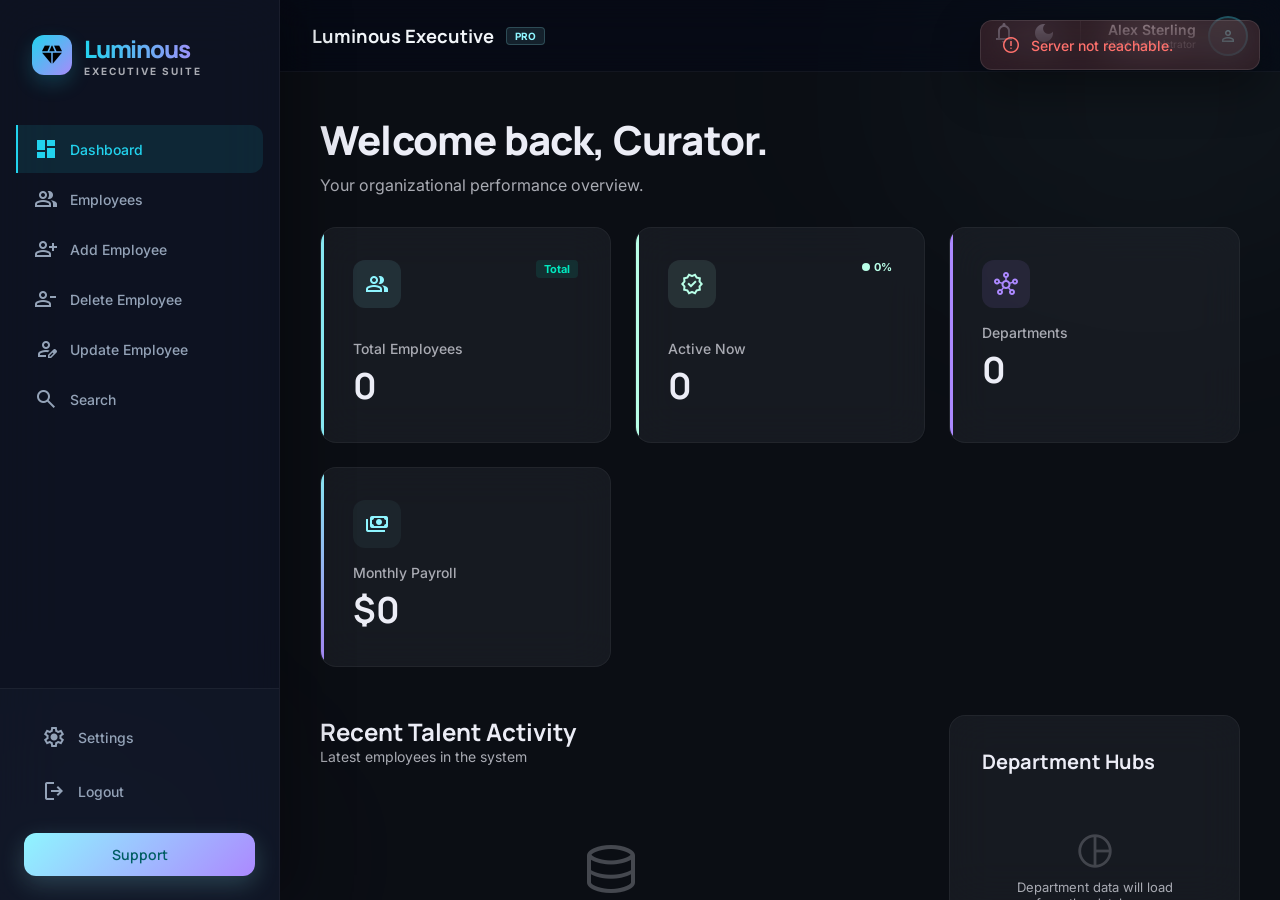
<file: src/main/webapp/index.html>
<!DOCTYPE html>
<html class="dark" lang="en">
<head>
  <meta charset="utf-8"/>
  <meta name="viewport" content="width=device-width, initial-scale=1.0"/>
  <title>Luminous Executive | Smart Employee Management</title>
  <meta name="description" content="Premium employee management dashboard with real-time CRUD operations"/>
  <link rel="stylesheet" href="styles.css"/>
</head>
<body>
  <!-- Toast Container -->
  <div id="toast-container" class="toast-container"></div>

  <!-- Sidebar -->
  <aside class="sidebar">
    <div class="sidebar-brand">
      <div class="brand-icon"><span class="material-symbols-outlined" style="font-variation-settings:'FILL' 1">diamond</span></div>
      <div class="brand-text"><h1>Luminous</h1><p>Executive Suite</p></div>
    </div>
    <nav>
      <a class="nav-item active" data-route="dashboard" href="#/dashboard">
        <span class="material-symbols-outlined">dashboard</span> Dashboard</a>
      <a class="nav-item" data-route="employees" href="#/employees">
        <span class="material-symbols-outlined">group</span> Employees</a>
      <a class="nav-item" data-route="add-employee" href="#/add-employee">
        <span class="material-symbols-outlined">person_add</span> Add Employee</a>
      <a class="nav-item" data-route="delete-employee" href="#/delete-employee">
        <span class="material-symbols-outlined">person_remove</span> Delete Employee</a>
      <a class="nav-item" data-route="update-employee" href="#/update-employee">
        <span class="material-symbols-outlined">person_edit</span> Update Employee</a>
      <a class="nav-item" data-route="search" href="#/search">
        <span class="material-symbols-outlined">search</span> Search</a>
    </nav>
    <div class="sidebar-footer">
      <div style="display:flex;flex-direction:column;gap:4px;margin-bottom:1rem">
        <a class="nav-item" data-route="settings" href="#/settings">
          <span class="material-symbols-outlined">settings</span> Settings</a>
        <a class="nav-item" data-route="logout" href="#/logout">
          <span class="material-symbols-outlined">logout</span> Logout</a>
      </div>
      <button class="btn btn-primary" style="width:100%;justify-content:center" onclick="toast('Support chat coming soon!','info')">Support</button>
    </div>
  </aside>

  <!-- Main Content -->
  <div class="main-content">
    <!-- Top Bar -->
    <header class="topbar">
      <div class="topbar-left">
        <span class="title">Luminous Executive</span>
        <span class="badge-pro">PRO</span>
      </div>
      <div class="topbar-right">
        <div style="display:flex;align-items:center;gap:16px;border-right:1px solid rgba(255,255,255,0.1);padding-right:24px">
          <button class="topbar-btn" title="Notifications" onclick="toast('No new notifications','info')">
            <span class="material-symbols-outlined">notifications</span></button>
          <button class="topbar-btn" title="Theme">
            <span class="material-symbols-outlined" style="font-variation-settings:'FILL' 1">dark_mode</span></button>
        </div>
        <div class="user-info" onclick="navigate('settings')">
          <div class="details">
            <p>Alex Sterling</p>
            <p>Chief Administrator</p>
          </div>
          <div class="user-avatar"><span class="material-symbols-outlined">person</span></div>
        </div>
      </div>
    </header>

    <!-- Page Views -->
    <div class="page-container">
      <div id="view-dashboard" class="view active"></div>
      <div id="view-employees" class="view"></div>
      <div id="view-add-employee" class="view"></div>
      <div id="view-delete-employee" class="view"></div>
      <div id="view-update-employee" class="view"></div>
      <div id="view-search" class="view"></div>
      <div id="view-settings" class="view"></div>
      <div id="view-logout" class="view"></div>
    </div>
  </div>

  <!-- Background Decorations -->
  <div style="position:fixed;top:-10%;right:-10%;width:40%;height:40%;background:rgba(143,245,255,0.04);filter:blur(120px);border-radius:50%;z-index:-1"></div>
  <div style="position:fixed;bottom:-10%;left:-10%;width:30%;height:30%;background:rgba(172,137,255,0.04);filter:blur(100px);border-radius:50%;z-index:-1"></div>

  <script src="app.js"></script>
</body>
</html>
</file>
<file: src/main/webapp/styles.css>
/* ===== LUMINOUS EXECUTIVE - SPA STYLES ===== */
@import url('https://fonts.googleapis.com/css2?family=Manrope:wght@200;400;500;600;700;800&family=Inter:wght@300;400;500;600&display=swap');
@import url('https://fonts.googleapis.com/css2?family=Material+Symbols+Outlined:wght,FILL@100..700,0..1&display=swap');

:root {
  --bg: #0b0e14; --surface: #0b0e14; --surface-container: #161a21;
  --surface-container-low: #10131a; --surface-container-high: #1c2028;
  --surface-container-highest: #22262f; --surface-variant: #22262f;
  --on-surface: #ecedf6; --on-surface-variant: #a9abb3;
  --primary: #8ff5ff; --primary-dim: #00deec; --primary-container: #00eefc;
  --secondary: #ac89ff; --secondary-dim: #874cff; --secondary-container: #7000ff;
  --tertiary: #b9ffe8; --tertiary-dim: #00e9bf;
  --error: #ff716c; --error-dim: #d7383b;
  --outline: #73757d; --outline-variant: #45484f;
  --on-primary: #005d63; --on-secondary: #290067;
}
*, *::before, *::after { box-sizing: border-box; margin: 0; padding: 0; }
body { font-family: 'Inter', sans-serif; background: var(--bg); color: var(--on-surface); min-height: 100vh; display: flex; overflow: hidden; }
h1,h2,h3,h4,h5,h6 { font-family: 'Manrope', sans-serif; }
::selection { background: rgba(143,245,255,0.3); }

/* Sidebar */
.sidebar { width: 280px; height: 100vh; position: sticky; top: 0; display: flex; flex-direction: column;
  background: rgba(15,23,42,0.6); backdrop-filter: blur(30px); border-right: 1px solid rgba(255,255,255,0.05);
  box-shadow: 20px 0 50px rgba(0,0,0,0.3); z-index: 50; flex-shrink: 0; }
.sidebar-brand { padding: 2rem; display: flex; align-items: center; gap: 0.75rem; margin-bottom: 1rem; }
.brand-icon { width: 40px; height: 40px; border-radius: 12px; background: linear-gradient(135deg, #22d3ee, #a78bfa);
  display: flex; align-items: center; justify-content: center; box-shadow: 0 8px 20px rgba(34,211,238,0.2); }
.brand-icon span { color: #000; font-weight: bold; }
.brand-text h1 { font-size: 1.5rem; font-weight: 900; letter-spacing: -0.05em;
  background: linear-gradient(90deg, #22d3ee, #a78bfa); -webkit-background-clip: text; -webkit-text-fill-color: transparent; }
.brand-text p { font-size: 10px; text-transform: uppercase; letter-spacing: 0.2em; color: var(--on-surface-variant); font-weight: 700; }

.sidebar nav { padding: 0 1rem; flex: 1; overflow-y: auto; }
.nav-item { display: flex; align-items: center; gap: 12px; padding: 12px 16px; color: #94a3b8; font-size: 14px;
  font-weight: 500; cursor: pointer; transition: all 0.3s; border-left: 2px solid transparent; text-decoration: none; border-radius: 0 12px 12px 0; margin-bottom: 2px; }
.nav-item:hover { color: #e2e8f0; background: rgba(51,65,85,0.3); }
.nav-item.active { color: #22d3ee; border-left-color: #22d3ee; background: rgba(34,211,238,0.1); }
.nav-item.active .material-symbols-outlined { font-variation-settings: 'FILL' 1; }

.sidebar-footer { padding: 1.5rem; border-top: 1px solid rgba(255,255,255,0.05); background: rgba(30,41,59,0.2); }

/* Main Content */
.main-content { flex: 1; display: flex; flex-direction: column; height: 100vh; overflow: hidden; min-width: 0; }
.topbar { display: flex; justify-content: space-between; align-items: center; padding: 0 2rem; height: 72px;
  background: rgba(2,6,23,0.4); backdrop-filter: blur(16px); border-bottom: 1px solid rgba(255,255,255,0.05); z-index: 40; flex-shrink: 0; }
.topbar-left { display: flex; align-items: center; gap: 12px; }
.topbar-left span.title { font-size: 1.15rem; font-weight: 700; color: #f1f5f9; font-family: 'Manrope'; }
.badge-pro { padding: 2px 8px; border-radius: 4px; font-size: 10px; font-weight: 700;
  background: rgba(143,245,255,0.1); color: var(--primary); border: 1px solid rgba(143,245,255,0.2); }
.topbar-right { display: flex; align-items: center; gap: 1.5rem; }
.topbar-btn { background: none; border: none; color: #94a3b8; cursor: pointer; transition: color 0.3s; font-size: 24px; }
.topbar-btn:hover { color: #22d3ee; }
.user-info { display: flex; align-items: center; gap: 12px; cursor: pointer; }
.user-info .details { text-align: right; }
.user-info .details p:first-child { font-size: 14px; font-weight: 600; color: var(--on-surface); }
.user-info .details p:last-child { font-size: 10px; color: var(--on-surface-variant); }
.user-avatar { width: 40px; height: 40px; border-radius: 50%; border: 2px solid rgba(34,211,238,0.3);
  background: var(--surface-container-highest); display: flex; align-items: center; justify-content: center; overflow: hidden; }
.user-avatar span { font-size: 20px; color: var(--primary); }

/* Page Container */
.page-container { flex: 1; overflow-y: auto; padding: 2.5rem; }
.page-container::-webkit-scrollbar { width: 6px; }
.page-container::-webkit-scrollbar-track { background: transparent; }
.page-container::-webkit-scrollbar-thumb { background: rgba(143,245,255,0.1); border-radius: 10px; }

/* View transitions */
.view { display: none; animation: fadeSlideIn 0.4s ease; }
.view.active { display: block; }
@keyframes fadeSlideIn { from { opacity: 0; transform: translateY(16px); } to { opacity: 1; transform: translateY(0); } }

/* Glass Card */
.glass-card { background: rgba(34,38,47,0.5); backdrop-filter: blur(20px); border: 1px solid rgba(255,255,255,0.05);
  border-radius: 16px; transition: transform 0.3s, box-shadow 0.3s; }
.glass-card:hover { transform: translateY(-2px); box-shadow: 0 12px 40px rgba(0,0,0,0.3); }

/* KPI Cards */
.kpi-grid { display: grid; grid-template-columns: repeat(auto-fit, minmax(220px, 1fr)); gap: 1.5rem; }
.kpi-card { padding: 2rem; position: relative; overflow: hidden; }
.kpi-card .accent-bar { position: absolute; left: 0; top: 0; bottom: 0; width: 3px; }
.kpi-card .kpi-icon { width: 48px; height: 48px; border-radius: 12px; display: flex; align-items: center; justify-content: center; margin-bottom: 1rem; }
.kpi-card .kpi-label { font-size: 14px; color: var(--on-surface-variant); font-weight: 500; margin-bottom: 4px; }
.kpi-card .kpi-value { font-size: 2.25rem; font-weight: 700; font-family: 'Manrope'; }
.kpi-badge { font-size: 11px; font-weight: 700; padding: 2px 8px; border-radius: 4px; }

/* Data Table */
.data-table { width: 100%; border-collapse: separate; border-spacing: 0; }
.data-table th { text-align: left; padding: 12px 16px; font-size: 11px; text-transform: uppercase;
  letter-spacing: 0.1em; color: var(--on-surface-variant); font-weight: 700; border-bottom: 1px solid rgba(255,255,255,0.05); }
.data-table td { padding: 16px; font-size: 14px; border-bottom: 1px solid rgba(255,255,255,0.03); }
.data-table tr { transition: background 0.2s; }
.data-table tbody tr:hover { background: rgba(34,211,238,0.03); }
.emp-avatar { width: 36px; height: 36px; border-radius: 50%; display: flex; align-items: center; justify-content: center;
  font-size: 14px; font-weight: 700; flex-shrink: 0; }

/* Form Styles */
.form-group { margin-bottom: 1.5rem; }
.form-label { display: block; font-size: 11px; font-weight: 700; text-transform: uppercase;
  letter-spacing: 0.1em; color: var(--on-surface-variant); margin-bottom: 8px; }
.form-input, .form-select { width: 100%; background: var(--surface-container-low); border: 1px solid var(--outline-variant);
  border-radius: 12px; padding: 14px 16px; color: var(--on-surface); font-size: 15px; font-family: 'Inter';
  transition: all 0.3s; outline: none; }
.form-input:focus, .form-select:focus { border-color: var(--primary); box-shadow: 0 0 0 3px rgba(143,245,255,0.1); }
.form-input::placeholder { color: rgba(169,171,179,0.4); }
.form-select { appearance: none; cursor: pointer; }

/* Buttons */
.btn { display: inline-flex; align-items: center; gap: 8px; padding: 12px 24px; border-radius: 12px;
  font-weight: 600; font-size: 14px; cursor: pointer; transition: all 0.3s; border: none; font-family: 'Manrope'; }
.btn-primary { background: linear-gradient(135deg, var(--primary), var(--secondary)); color: var(--on-primary);
  box-shadow: 0 8px 24px rgba(143,245,255,0.2); }
.btn-primary:hover { transform: scale(1.02); box-shadow: 0 12px 32px rgba(143,245,255,0.3); }
.btn-primary:active { transform: scale(0.98); }
.btn-ghost { background: transparent; color: var(--on-surface-variant); border: 1px solid var(--outline-variant); }
.btn-ghost:hover { color: var(--on-surface); background: rgba(255,255,255,0.05); }
.btn-danger { background: rgba(255,113,108,0.15); color: var(--error); border: 1px solid rgba(255,113,108,0.2); }
.btn-danger:hover { background: rgba(255,113,108,0.25); }
.btn-sm { padding: 8px 16px; font-size: 12px; border-radius: 8px; }

/* Filter Bar */
.filter-bar { display: flex; gap: 12px; flex-wrap: wrap; align-items: center; }
.filter-bar .search-box { flex: 1; min-width: 200px; position: relative; }
.filter-bar .search-box input { width: 100%; background: var(--surface-container); border: 1px solid rgba(255,255,255,0.05);
  border-radius: 12px; padding: 10px 16px 10px 44px; color: var(--on-surface); font-size: 14px; outline: none; transition: all 0.3s; }
.filter-bar .search-box input:focus { border-color: var(--primary); box-shadow: 0 0 0 3px rgba(143,245,255,0.08); }
.filter-bar .search-box .search-icon { position: absolute; left: 14px; top: 50%; transform: translateY(-50%);
  color: var(--on-surface-variant); font-size: 20px; }
.filter-chip { padding: 8px 16px; border-radius: 20px; font-size: 12px; font-weight: 600; cursor: pointer;
  border: 1px solid var(--outline-variant); color: var(--on-surface-variant); background: transparent; transition: all 0.3s; }
.filter-chip:hover, .filter-chip.active { background: rgba(34,211,238,0.1); color: #22d3ee; border-color: rgba(34,211,238,0.3); }

/* Toast Notification */
.toast-container { position: fixed; top: 20px; right: 20px; z-index: 9999; display: flex; flex-direction: column; gap: 8px; }
.toast { padding: 14px 20px; border-radius: 12px; font-size: 14px; font-weight: 500; display: flex; align-items: center; gap: 10px;
  animation: toastIn 0.4s ease; backdrop-filter: blur(20px); border: 1px solid rgba(255,255,255,0.1);
  box-shadow: 0 16px 48px rgba(0,0,0,0.4); min-width: 280px; }
.toast.success { background: rgba(0,233,191,0.15); color: var(--tertiary); }
.toast.error { background: rgba(255,113,108,0.15); color: var(--error); }
.toast.info { background: rgba(143,245,255,0.15); color: var(--primary); }
.toast.removing { animation: toastOut 0.3s ease forwards; }
@keyframes toastIn { from { opacity: 0; transform: translateX(100px); } to { opacity: 1; transform: translateX(0); } }
@keyframes toastOut { to { opacity: 0; transform: translateX(100px); } }

/* Modal */
.modal-overlay { position: fixed; inset: 0; background: rgba(0,0,0,0.6); backdrop-filter: blur(4px);
  display: flex; align-items: center; justify-content: center; z-index: 100; animation: fadeIn 0.2s ease; }
.modal { background: var(--surface-container); border: 1px solid rgba(255,255,255,0.08); border-radius: 20px;
  padding: 2rem; max-width: 440px; width: 90%; animation: scaleIn 0.3s ease; }
@keyframes fadeIn { from { opacity: 0; } to { opacity: 1; } }
@keyframes scaleIn { from { opacity: 0; transform: scale(0.9); } to { opacity: 1; transform: scale(1); } }

/* Status badges */
.status-badge { padding: 4px 10px; border-radius: 20px; font-size: 11px; font-weight: 700; text-transform: uppercase; letter-spacing: 0.05em; }
.status-active { background: rgba(0,233,191,0.12); color: #00e9bf; }
.status-inactive { background: rgba(169,171,179,0.12); color: #a9abb3; }

/* Empty state */
.empty-state { text-align: center; padding: 4rem 2rem; }
.empty-state .icon { font-size: 64px; color: var(--outline-variant); margin-bottom: 1rem; }
.empty-state h3 { font-size: 1.25rem; margin-bottom: 0.5rem; }
.empty-state p { color: var(--on-surface-variant); font-size: 14px; }

/* Section headers */
.section-header { margin-bottom: 2rem; }
.section-header h2 { font-size: 2.5rem; font-weight: 800; letter-spacing: -0.02em; margin-bottom: 0.5rem; }
.section-header p { color: var(--on-surface-variant); font-size: 1rem; max-width: 600px; }

/* Dept progress bars */
.dept-bar-track { height: 6px; width: 100%; background: var(--surface-container-highest); border-radius: 99px; overflow: hidden; }
.dept-bar-fill { height: 100%; border-radius: 99px; transition: width 0.8s ease; }

/* Settings toggle */
.toggle { position: relative; width: 44px; height: 24px; }
.toggle input { opacity: 0; width: 0; height: 0; }
.toggle .slider { position: absolute; inset: 0; background: var(--outline-variant); border-radius: 24px; cursor: pointer; transition: 0.3s; }
.toggle .slider::before { content: ""; position: absolute; height: 18px; width: 18px; left: 3px; bottom: 3px;
  background: white; border-radius: 50%; transition: 0.3s; }
.toggle input:checked + .slider { background: var(--primary); }
.toggle input:checked + .slider::before { transform: translateX(20px); }

/* Responsive */
@media (max-width: 768px) {
  .sidebar { display: none; }
  .kpi-grid { grid-template-columns: 1fr 1fr; }
  .section-header h2 { font-size: 1.75rem; }
  .page-container { padding: 1.5rem; }
}
</file>
